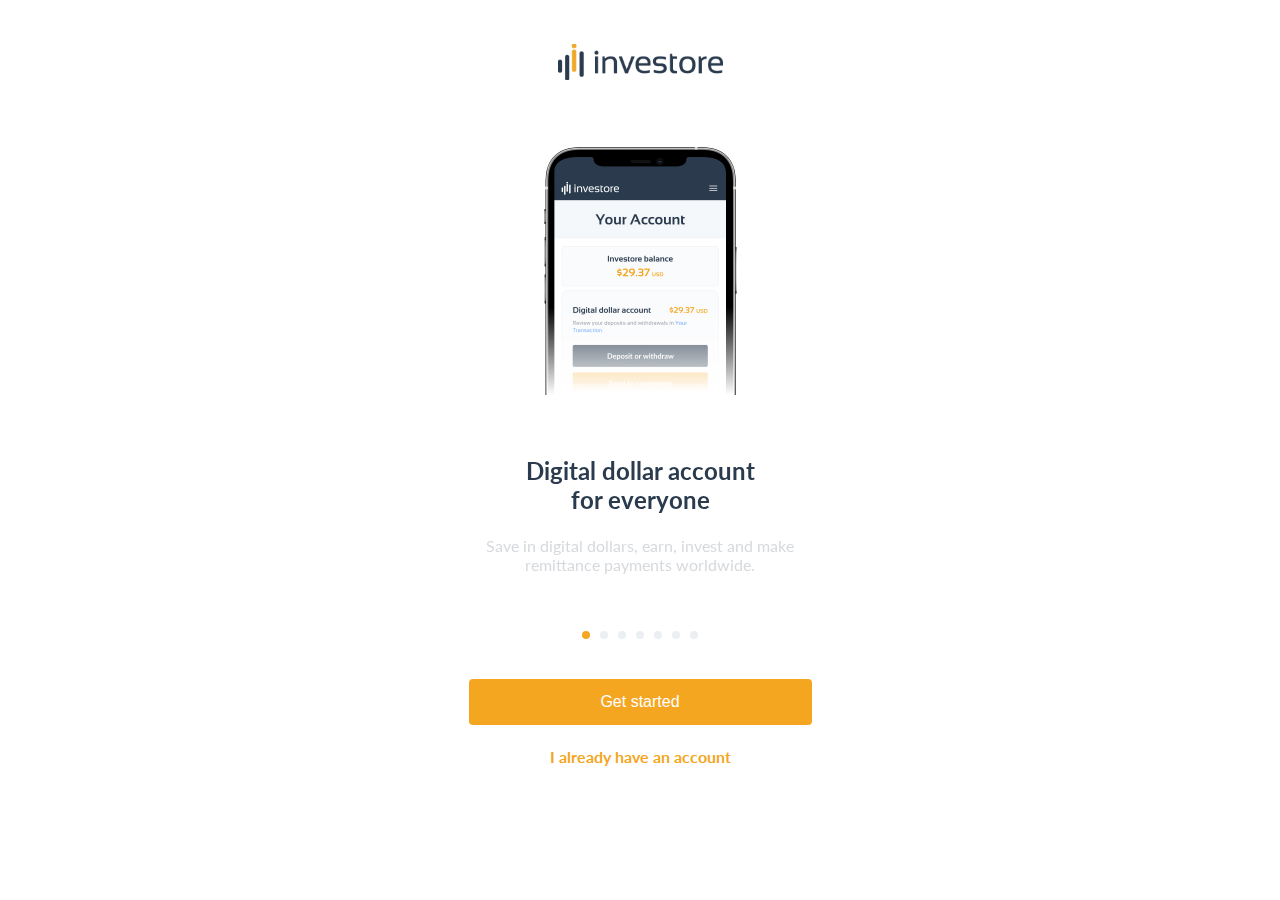
<file: index.html>
<!DOCTYPE html>
<html lang="en">
<head>
    <meta charset="UTF-8">
    <meta http-equiv="X-UA-Compatible" content="IE=edge,chrome=1">
    <meta name="viewport" content="width=device-width">
    <link rel="preconnect" href="https://fonts.googleapis.com">
    <link rel="preconnect" href="https://fonts.gstatic.com" crossorigin>
    <link href="https://fonts.googleapis.com/css2?family=Lato:wght@400;700&display=swap" rel="stylesheet">
    <title>Investore mobile</title>
    <link href="style.css" rel="stylesheet" type="text/css">
</head>
<body>
    <div class="wrapper">
        <div class="slider">
            <div class="slider__item">
                <div class="logo">
                    <img src="img/logo.svg" alt="Logo">
                </div>
                <div class="screen-mobile">
                    <img src="img/mobile.jpg" class="mobile__screen" alt="Picture">
                </div>
                <div class="text-screen">
                    <h2>Digital dollar account<br> for everyone</h2>
                    <p>Save in digital dollars, earn, invest 
                        and make remittance payments worldwide.
                    </p>
                </div>
            </div>
            <div class="slider__item">
                <div class="logo">
                    <img src="img/logo.svg" alt="Logo">
                </div>
                <div class="screen-mobile">
                    <img src="img/mobile02.jpg" class="mobile__screen" alt="Picture">
                </div>
                <div class="text-screen">
                    <h2>Earn interest</h2>
                    <p>Earn daily interest up to 8% annually;<br>
                        your funds are always available.
                    </p>
                </div>
            </div>
            <div class="slider__item">
                <div class="logo">
                    <img src="img/logo.svg" alt="Logo">
                </div>
                <div class="screen-mobile">
                    <img src="img/mobile03.jpg" class="mobile__screen" alt="Picture">
                </div>
                <div class="text-screen">
                    <h2>Pay or ger paid without borders</h2>
                    <p>Send and receive digital dollars instantly, commission-free, with 
                        friends and family using Investore anywhere in the world.
                    </p>
                </div>
            </div>
            <div class="slider__item">
                <div class="logo">
                    <img src="img/logo.svg" alt="Logo">
                </div>
                <div class="screen-mobile">
                    <img src="img/mobile04.jpg" class="mobile__screen" alt="Picture">
                </div>
                <div class="text-screen">
                    <h2>Financial advisor</h2>
                    <p>Start investing quickly in professionally managed portfolios 
                        without paying trading fees and tailored to your needs.
                    </p>
                    <p class="disclosures">All investments have risk, see your <a class="link__disclosures" href="#">disclosures</a></p>
                </div>
            </div>
            <div class="slider__item">
                <div class="logo">
                    <img src="img/logo.svg" alt="Logo">
                </div>
                <div class="screen-mobile">
                    <img src="img/mobile05.jpg" class="mobile__screen" alt="Picture">
                </div>
                <div class="text-screen">
                    <h2>Buy and sell crypto</h2>
                    <p>Buy Bitcoin, Ethereum and other 
                        cryptocurrencies 24/7 and commission-free.
                    </p>
                    <p class="disclosures">See risks related to crypto assets <a class="link__disclosures" href="#">disclosures</a></p>
                </div>
            </div>
            <div class="slider__item">
                <div class="logo">
                    <img src="img/logo.svg" alt="Logo">
                </div>
                <div class="screen-mobile">
                    <img src="img/mobile06.jpg" class="mobile__screen" alt="Picture">
                </div>
                <div class="text-screen">
                    <h2>Buy and sell stocks</h2>
                    <p>Buy of your favorite companies 
                        commission-free with as little as $1.
                    </p>
                    <p class="disclosures">All investments have risk, see your <a class="link__disclosures" href="#">disclosures</a></p>
                </div>
            </div>
            <div class="slider__item">
                <div class="logo">
                    <img src="img/logo.svg" alt="Logo">
                </div>
                <div class="screen-mobile">
                    <img src="img/card.jpg" class="card-screen" alt="Picture">
                </div>
                <div class="text-screen">
                    <h2>Investore card</h2>
                    <p class="investore-card">The easiest, quickest way to spend 
                        your Investore balance worlwide.
                    </p>
                    <span>(coming soon)</span>
                </div>
            </div>
        </div>
        <div class="button__link">
            <button class="button-started">Get started</button>
            <a href="log-in.html" class="link__account">I already have an account</a>
        </div>
    </div>
</body>
<script src="https://code.jquery.com/jquery-3.6.0.min.js"></script>
<script src="js/slick.min.js"></script>
<script src="js/script.js"></script>
</body>
</html>
</file>
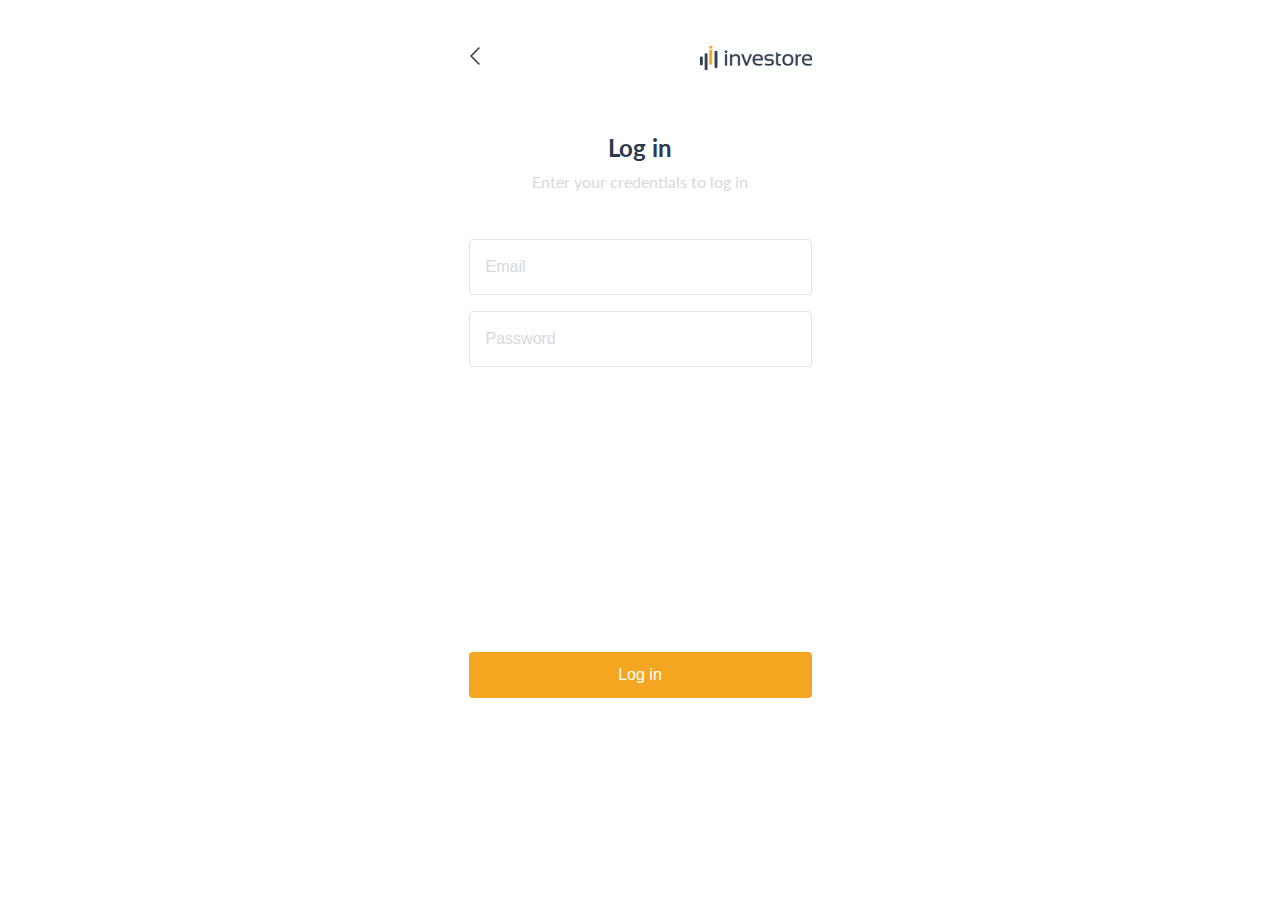
<file: log-in.html>
<!DOCTYPE html>
<html lang="en">
<head>
    <meta charset="UTF-8">
    <meta http-equiv="X-UA-Compatible" content="IE=edge,chrome=1">
    <meta name="viewport" content="width=device-width">
    <link rel="preconnect" href="https://fonts.googleapis.com">
    <link rel="preconnect" href="https://fonts.gstatic.com" crossorigin>
    <link href="https://fonts.googleapis.com/css2?family=Lato:wght@400;700&display=swap" rel="stylesheet">
    <title>Investore mobile</title>
    <link href="style.css" rel="stylesheet" type="text/css">
</head>
<body>
    <div class="wrapper-log-in">
        <div class="logo__log-in">
            <a href="index.html"><img src="img/arrow-left.svg"></a>
            <img src="img/logo-log-in.svg" alt="Logo">
        </div>
        <div class="text__login">
            <h2 class="login">Log in</h2>
            <p>Enter your credentials to log in</p>
        </div>
        <form>
            <input type="text" name=email placeholder="Email">
            <input type="password" placeholder="Password">
        </form>
        <button class="log-in">Log in</button>
    </div>
</body>
</html>
</file>
<file: style.css>
html,
body,
div,
span,
applet,
object,
iframe,
h1,
h2,
h3,
h4,
h5,
h6,
p,
blockquote,
pre,
a,
abbr,
acronym,
address,
big,
cite,
code,
del,
dfn,
em,
img,
ins,
kbd,
q,
s,
samp,
strike,
strong,
select,
tt,
var,
b,
u,
i,
center,
dl,
dt,
dd,
ol,
ul,
li,
fieldset,
form,
label,
legend,
table,
caption,
tbody,
tfoot,
thead,
tr,
th,
td,
article,
aside,
canvas,
details,
embed,
figure,
figcaption,
footer,
header,
hgroup,
menu,
nav,
output,
ruby,
section,
summary,
time,
mark,
audio,
video {
    margin: 0;
    padding: 0;
    border: 0;
    font-size: 100%;
    font: inherit;
    vertical-align: baseline;
    box-sizing: border-box;
    outline: none;
    -webkit-appearance: none;
    -webkit-text-size-adjust: 100%;
}

body {
    font-family: 'Lato', sans-serif;
}

.wrapper {
    margin: 0 auto;
    max-width: 343px;
}

.wrapper-log-in {
    margin: 0 auto;
    max-width: 343px;
    position: relative;
    height: 654px;
}

.slider {
    overflow: hidden;
}

.slick-track { 
    display: flex;
}

.slick-list {
    overflow: hidden;
}

.slider .slick-dots {
    display: flex;
    justify-content: center;
}

.slider .slick-dots li {
    list-style: none;
    margin: 0 5px;
}

.slider .slick-dots button {
    border: 0;
    font-size: 0;
    width: 8px;
    height: 8px;
    background-color: #ECEFF2;
    border-radius: 50%;
    padding:0;
}

.slider .slick-dots li.slick-active button {
    background-color: #F5A621;
    transition: .4s ease;
    transition-delay: 100ms;
}

h2 {
    font-size: 24px;
    font-weight: 700;
    color: #2B3B4E;
    padding-bottom: 16px;
}

p {
    font-size: 16px;
    color: #808995;
    margin-bottom: 32px;
}

.logo {
    padding: 44px 0 64px 0;
    text-align: center;
}

.mobile__screen {
    width: 193px;
    height: 248px;
}

.screen-mobile {
    padding-bottom: 58px;
    text-align: center;
}

.text-screen {
    text-align: center;
}

.button-started {
    color: #fff;
    background-color: #F5A621;
    font-size: 16px;
    padding: 14px 0;
    border-radius: 4px;
    width: 100%;
    border: 0;
    margin: 40px 0 22px 0;
    font-weight: 400;
    cursor: pointer;
}

.button__link {
    display: flex;
    flex-direction: column;
    align-items: center;
    margin-bottom: 60px;
}

.link__account {
    color: #F5A621;
    text-decoration: none;
    font-weight: 700;
}

p.disclosures {
    font-size: 14px;
}

a.link__disclosures {
    font-weight: bold;
    color: #808995;
}

span {
    font-size: 14px;
    color: #CCD0D5;
    opacity: .7;
}

.card-screen {
    width: 318px;
    height: 235px;
}

.logo__log-in {
    display: flex;
    justify-content: space-between;
    align-items: center;
    margin: 44px 0 62px 0;
}

.text__login {
    text-align: center;
    margin-bottom: 48px;
}

h2.login {
    font-size: 24px;
    color: #2B3B4E;
    padding-bottom: 4px;
}

p {
    font-size: 16px;
    color: #CCD0D5;
    opacity: .8;
    padding-top: 6px;
    margin-bottom: 16px;
}

input::placeholder {
    color: #CCD0D5;
    opacity: .8;
}

form input {
    font-size: 16px;
    border: 1px solid #E1E3E5;
    border-radius: 4px;
    width: 325px;
    margin-bottom: 16px;
    padding: 18px 0 18px 16px;
}

.log-in {
    color: #fff;
    background-color: #F5A621;
    font-size: 16px;
    padding: 14px 0;
    border-radius: 4px;
    width: 100%;
    border: 0;
    font-weight: 400;
    position: absolute;
    bottom: 0;
    right: 0;
    width: 100%;
}
</file>
